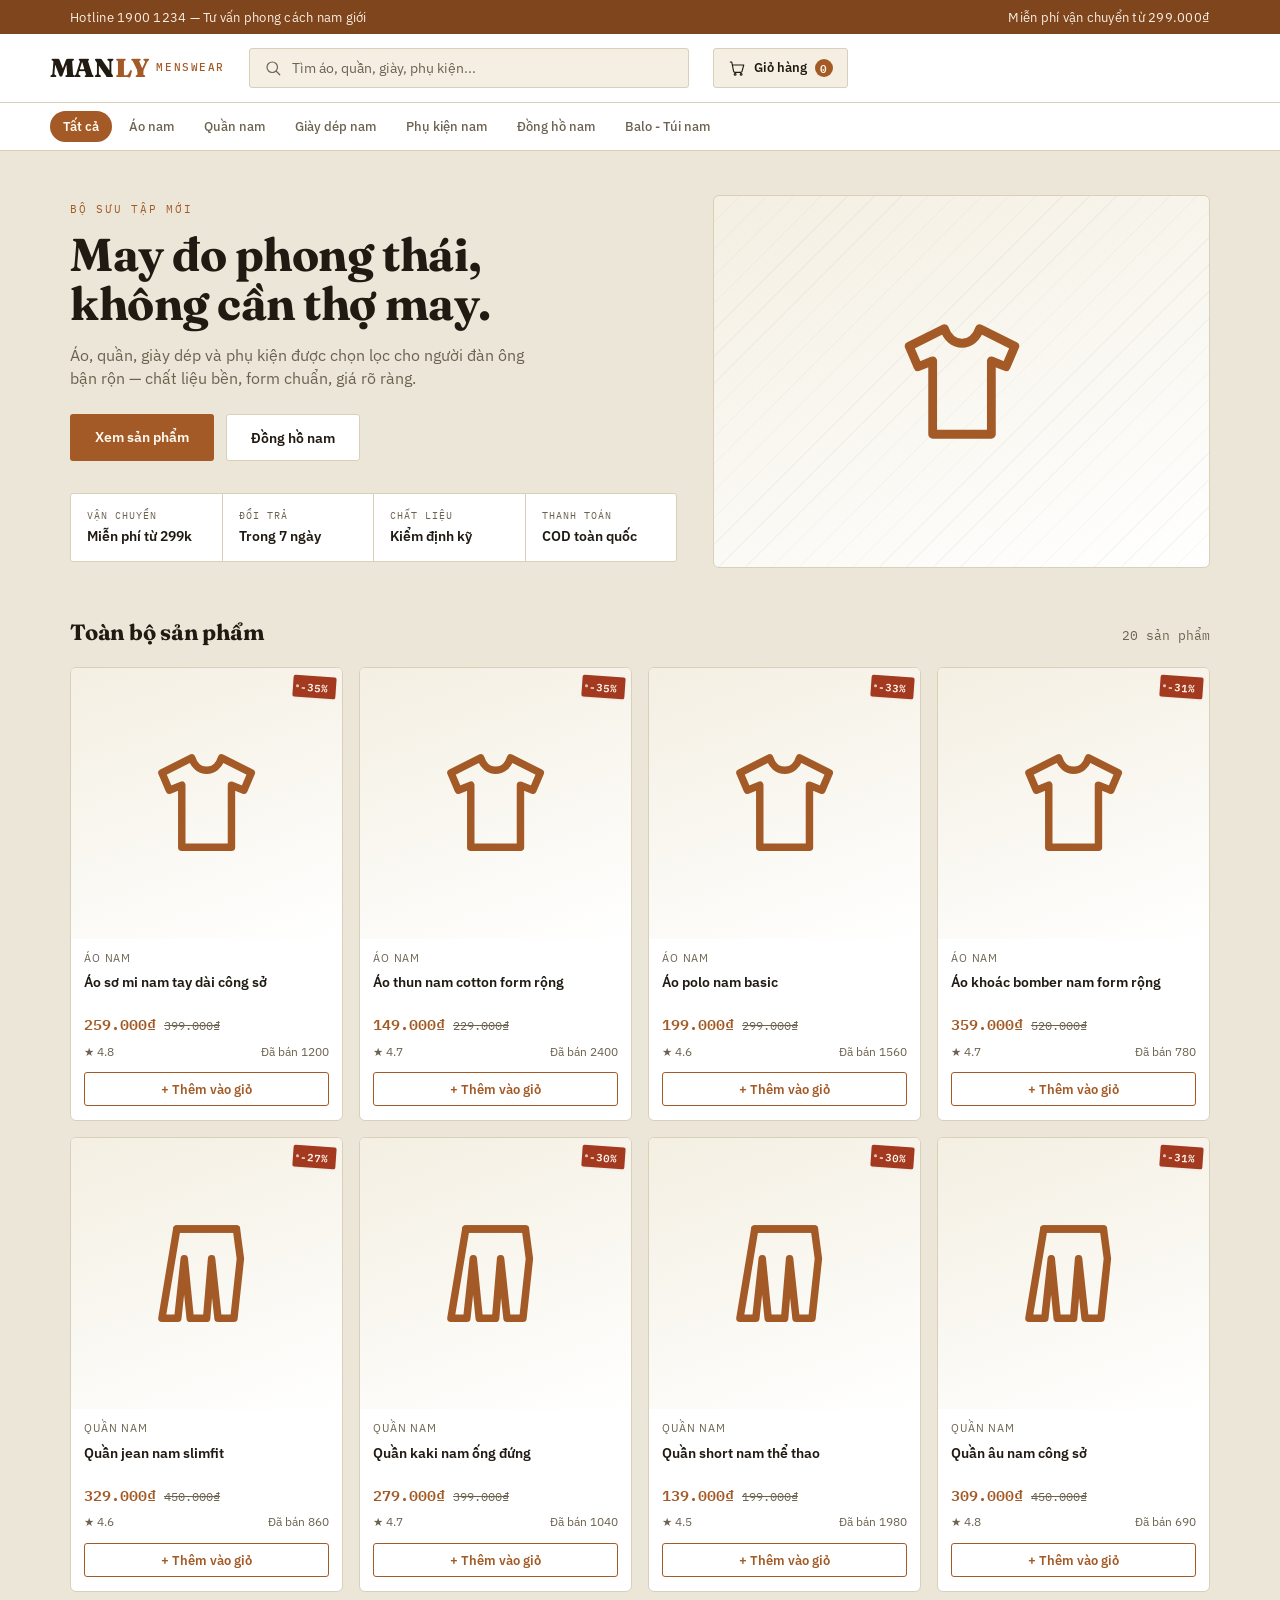
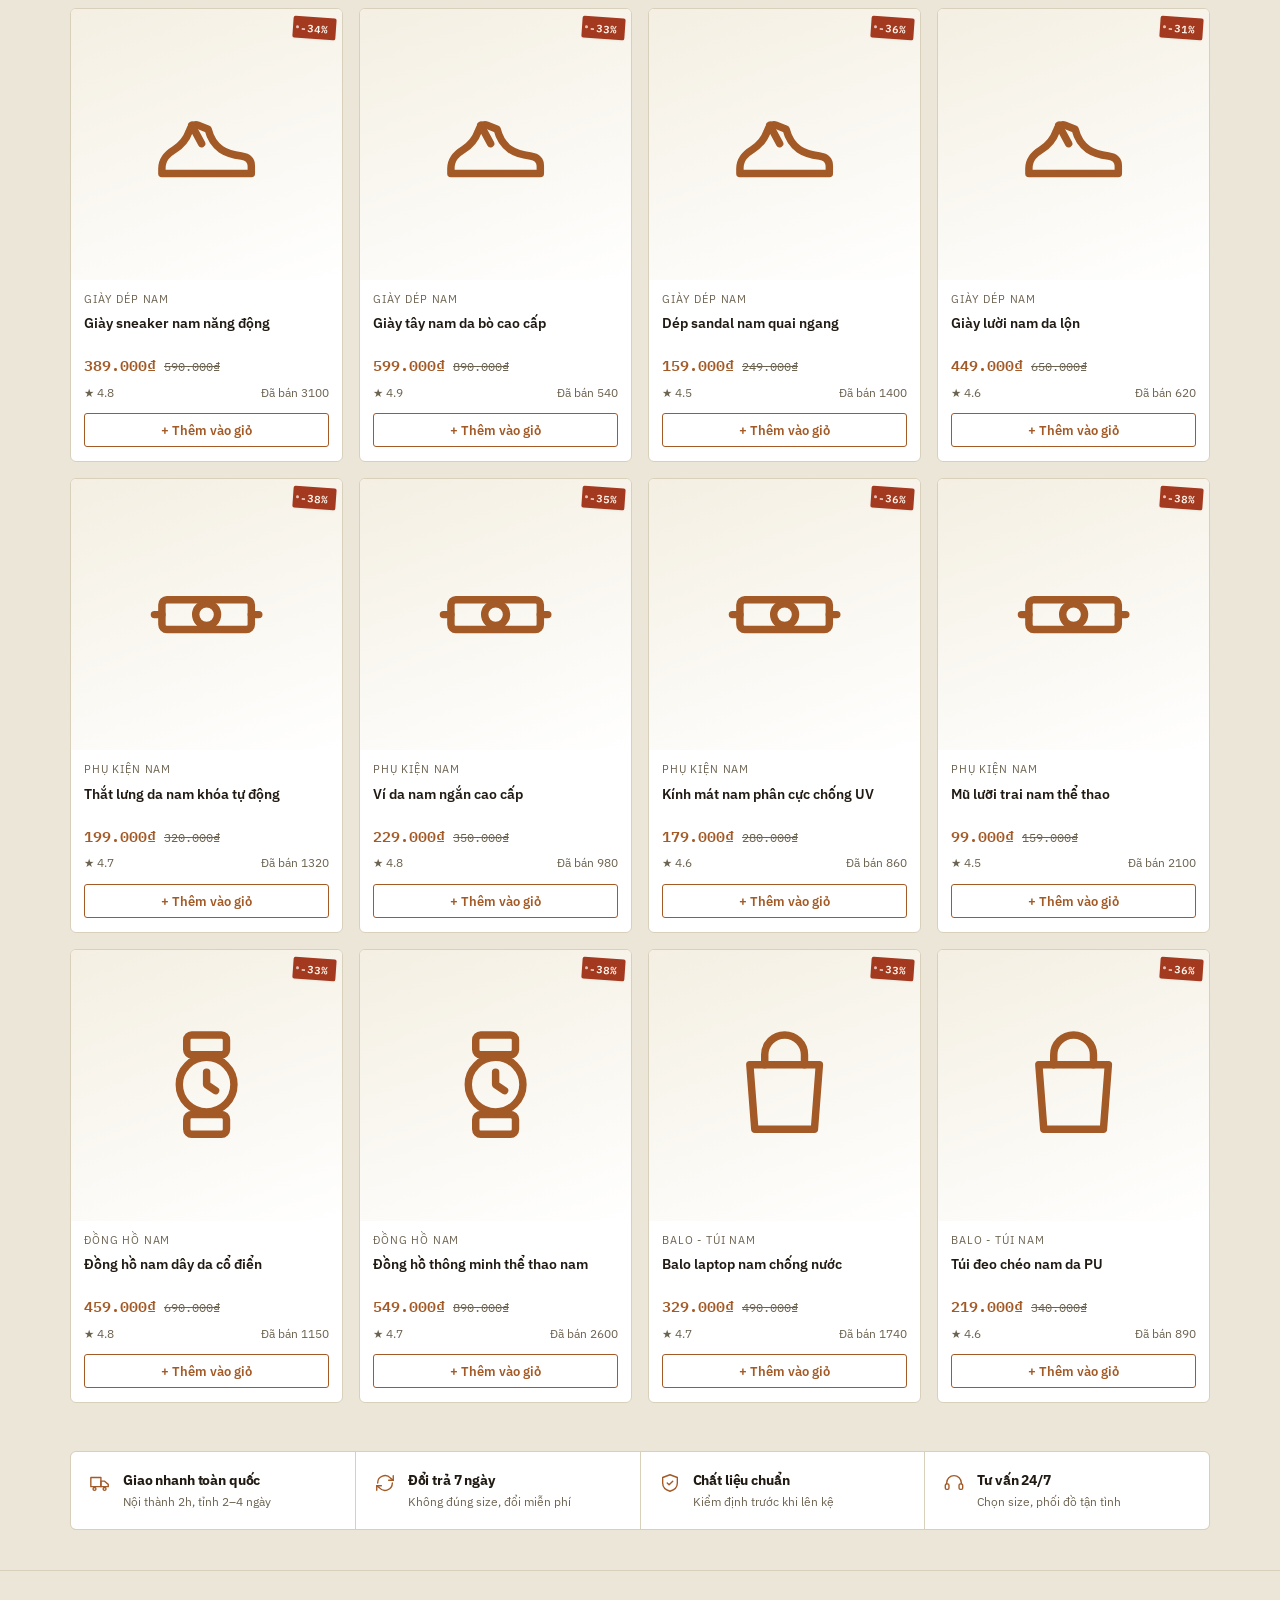
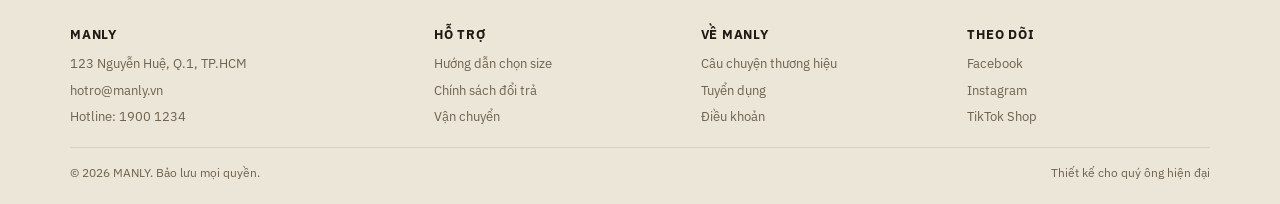
<file: index.html>
<!DOCTYPE html>
<html lang="vi">
<head>
<meta charset="UTF-8">
<meta name="viewport" content="width=device-width, initial-scale=1.0">
<title>MANLY Menswear - Thời trang & phụ kiện nam giới chính hãng</title>
<meta name="description" content="MANLY - Website bán đồ nam: áo, quần, giày dép, phụ kiện, đồng hồ, balo túi nam chính hãng, giá ưu đãi mỗi ngày.">
<link rel="icon" href="data:image/svg+xml,%3Csvg xmlns=%27http://www.w3.org/2000/svg%27 viewBox=%270 0 100 100%27%3E%3Ctext y=%27.9em%27 font-size=%2790%27%3E%F0%9F%A7%A5%3C/text%3E%3C/svg%3E">
<link rel="preconnect" href="https://fonts.googleapis.com">
<link rel="preconnect" href="https://fonts.gstatic.com" crossorigin>
<link href="https://fonts.googleapis.com/css2?family=Fraunces:opsz,wght@9..144,500;9..144,600;9..144,700;9..144,900&family=IBM+Plex+Sans:wght@400;500;600;700&family=IBM+Plex+Mono:wght@400;500;600&display=swap" rel="stylesheet">
<link rel="stylesheet" href="css/style.css">
</head>
<body>

<svg width="0" height="0" style="position:absolute" aria-hidden="true">
  <defs>
    <symbol id="icon-shirt" viewBox="0 0 24 24" fill="none" stroke="currentColor" stroke-width="1.5" stroke-linecap="round" stroke-linejoin="round"><path d="M9 3 3 6l1.5 3.5L7 8.5V21h10V8.5l2.5 1 1.5-3.5L15 3c-.5 1.6-1.7 2.5-3 2.5S9.5 4.6 9 3Z"/></symbol>
    <symbol id="icon-pants" viewBox="0 0 24 24" fill="none" stroke="currentColor" stroke-width="1.5" stroke-linecap="round" stroke-linejoin="round"><path d="M6 3h12l.8 6-1.3 12h-3.2L13 9l-1 12H8.7L7.5 9 6.2 21H3L6 3Z"/><path d="M6 3h12"/></symbol>
    <symbol id="icon-shoe" viewBox="0 0 24 24" fill="none" stroke="currentColor" stroke-width="1.5" stroke-linecap="round" stroke-linejoin="round"><path d="M3 17c0-2 1.2-3 2.5-3.8 1.6-1 2.5-2.3 3-3.7.3-1 1-1.5 1.8-1.2l2 .8c1 4 3.7 5 6.7 5.4 1.3.2 2 .9 2 2v1.5H3V17Z"/><path d="M9 8.3 11 12"/></symbol>
    <symbol id="icon-belt" viewBox="0 0 24 24" fill="none" stroke="currentColor" stroke-width="1.5" stroke-linecap="round" stroke-linejoin="round"><rect x="3" y="9" width="18" height="6" rx="1"/><circle cx="12" cy="12" r="2.2"/><path d="M3 12H1.5M22.5 12H21"/></symbol>
    <symbol id="icon-watch" viewBox="0 0 24 24" fill="none" stroke="currentColor" stroke-width="1.5" stroke-linecap="round" stroke-linejoin="round"><rect x="8" y="2" width="8" height="4" rx="1"/><rect x="8" y="18" width="8" height="4" rx="1"/><circle cx="12" cy="12" r="5.5"/><path d="M12 9.5V12l1.8 1.2"/></symbol>
    <symbol id="icon-bag" viewBox="0 0 24 24" fill="none" stroke="currentColor" stroke-width="1.5" stroke-linecap="round" stroke-linejoin="round"><path d="M5 8h14l-1 13H6L5 8Z"/><path d="M8 8V6a4 4 0 0 1 8 0v2"/></symbol>
    <symbol id="icon-cart" viewBox="0 0 24 24" fill="none" stroke="currentColor" stroke-width="1.5" stroke-linecap="round" stroke-linejoin="round"><path d="M3 4h2l2.4 12.2a2 2 0 0 0 2 1.6h7.4a2 2 0 0 0 2-1.6L21 8H6.2"/><circle cx="9.5" cy="20.5" r="1.2"/><circle cx="17.5" cy="20.5" r="1.2"/></symbol>
    <symbol id="icon-search" viewBox="0 0 24 24" fill="none" stroke="currentColor" stroke-width="1.6" stroke-linecap="round" stroke-linejoin="round"><circle cx="11" cy="11" r="7"/><path d="m21 21-4.3-4.3"/></symbol>
    <symbol id="icon-truck" viewBox="0 0 24 24" fill="none" stroke="currentColor" stroke-width="1.5" stroke-linecap="round" stroke-linejoin="round"><path d="M2 6h11v10H2z"/><path d="M13 10h4l4 3.5V16h-8z"/><circle cx="6" cy="18.5" r="1.6"/><circle cx="17" cy="18.5" r="1.6"/></symbol>
    <symbol id="icon-refresh" viewBox="0 0 24 24" fill="none" stroke="currentColor" stroke-width="1.5" stroke-linecap="round" stroke-linejoin="round"><path d="M4 12a8 8 0 0 1 14-5.3L21 9"/><path d="M21 4v5h-5"/><path d="M20 12a8 8 0 0 1-14 5.3L3 15"/><path d="M3 20v-5h5"/></symbol>
    <symbol id="icon-shield" viewBox="0 0 24 24" fill="none" stroke="currentColor" stroke-width="1.5" stroke-linecap="round" stroke-linejoin="round"><path d="M12 3 4 6v6c0 4.5 3.2 7.6 8 9 4.8-1.4 8-4.5 8-9V6l-8-3Z"/><path d="m9 12 2 2 4-4"/></symbol>
    <symbol id="icon-headset" viewBox="0 0 24 24" fill="none" stroke="currentColor" stroke-width="1.5" stroke-linecap="round" stroke-linejoin="round"><path d="M4 13v-1a8 8 0 0 1 16 0v1"/><rect x="2.5" y="13" width="4" height="6" rx="1.5"/><rect x="17.5" y="13" width="4" height="6" rx="1.5"/></symbol>
    <symbol id="icon-empty" viewBox="0 0 24 24" fill="none" stroke="currentColor" stroke-width="1.4" stroke-linecap="round" stroke-linejoin="round"><path d="M3 4h2l2.4 12.2a2 2 0 0 0 2 1.6h7.4a2 2 0 0 0 2-1.6L21 8H6.2"/><circle cx="9.5" cy="20.5" r="1.2"/><circle cx="17.5" cy="20.5" r="1.2"/></symbol>
  </defs>
</svg>

<div class="topline">
  <div class="container">
    <span>Hotline 1900 1234 — Tư vấn phong cách nam giới</span>
    <span>Miễn phí vận chuyển từ 299.000₫</span>
  </div>
</div>

<header class="site">
  <div class="container header-row">
    <a href="index.html" class="wordmark">MAN<span style="color:var(--accent)">LY</span><small>Menswear</small></a>
    <div class="search">
      <svg width="18" height="18"><use href="#icon-search"/></svg>
      <input id="searchInput" type="text" placeholder="Tìm áo, quần, giày, phụ kiện...">
    </div>
    <a href="cart.html" class="cart-btn"><svg width="18" height="18"><use href="#icon-cart"/></svg>Giỏ hàng<span class="cart-count" id="cartCount">0</span></a>
  </div>
  <nav class="cats"><div class="container cats-row" id="catsRow"></div></nav>
</header>

<main>
  <section class="hero">
    <div class="container hero-inner">
      <div>
        <span class="eyebrow">Bộ sưu tập mới</span>
        <h1>May đo phong thái,<br>không cần thợ may.</h1>
        <p>Áo, quần, giày dép và phụ kiện được chọn lọc cho người đàn ông bận rộn — chất liệu bền, form chuẩn, giá rõ ràng.</p>
        <div class="hero-actions">
          <a href="#products" class="btn btn-primary">Xem sản phẩm</a>
          <button class="btn btn-ghost" id="heroWatchBtn">Đồng hồ nam</button>
        </div>
        <div class="label-strip">
          <div><span class="k">Vận chuyển</span><span class="v">Miễn phí từ 299k</span></div>
          <div><span class="k">Đổi trả</span><span class="v">Trong 7 ngày</span></div>
          <div><span class="k">Chất liệu</span><span class="v">Kiểm định kỹ</span></div>
          <div><span class="k">Thanh toán</span><span class="v">COD toàn quốc</span></div>
        </div>
      </div>
      <div class="swatch"><svg width="120" height="120"><use href="#icon-shirt"/></svg></div>
    </div>
  </section>

  <div class="container">
    <section class="block" id="products">
      <div class="block-head">
        <h2 id="gridTitle">Toàn bộ sản phẩm</h2>
        <span class="count" id="gridCount"></span>
      </div>
      <div class="grid" id="productGrid"></div>
    </section>

    <div class="features">
      <div class="feature"><svg width="22" height="22"><use href="#icon-truck"/></svg><div><h3>Giao nhanh toàn quốc</h3><p>Nội thành 2h, tỉnh 2–4 ngày</p></div></div>
      <div class="feature"><svg width="22" height="22"><use href="#icon-refresh"/></svg><div><h3>Đổi trả 7 ngày</h3><p>Không đúng size, đổi miễn phí</p></div></div>
      <div class="feature"><svg width="22" height="22"><use href="#icon-shield"/></svg><div><h3>Chất liệu chuẩn</h3><p>Kiểm định trước khi lên kệ</p></div></div>
      <div class="feature"><svg width="22" height="22"><use href="#icon-headset"/></svg><div><h3>Tư vấn 24/7</h3><p>Chọn size, phối đồ tận tình</p></div></div>
    </div>
  </div>
</main>

<footer class="site">
  <div class="container">
    <div class="footer-grid">
      <div>
        <h4>MANLY</h4>
        <ul>
          <li>123 Nguyễn Huệ, Q.1, TP.HCM</li>
          <li>hotro@manly.vn</li>
          <li>Hotline: 1900 1234</li>
        </ul>
      </div>
      <div>
        <h4>Hỗ trợ</h4>
        <ul><li><a href="#">Hướng dẫn chọn size</a></li><li><a href="#">Chính sách đổi trả</a></li><li><a href="#">Vận chuyển</a></li></ul>
      </div>
      <div>
        <h4>Về MANLY</h4>
        <ul><li><a href="#">Câu chuyện thương hiệu</a></li><li><a href="#">Tuyển dụng</a></li><li><a href="#">Điều khoản</a></li></ul>
      </div>
      <div>
        <h4>Theo dõi</h4>
        <ul><li><a href="#">Facebook</a></li><li><a href="#">Instagram</a></li><li><a href="#">TikTok Shop</a></li></ul>
      </div>
    </div>
    <div class="footer-bottom">
      <span>© 2026 MANLY. Bảo lưu mọi quyền.</span>
      <span>Thiết kế cho quý ông hiện đại</span>
    </div>
  </div>
</footer>

<script src="js/products.js"></script>
<script src="js/cart.js"></script>
<script src="js/main.js"></script>
</body>
</html>
</file>
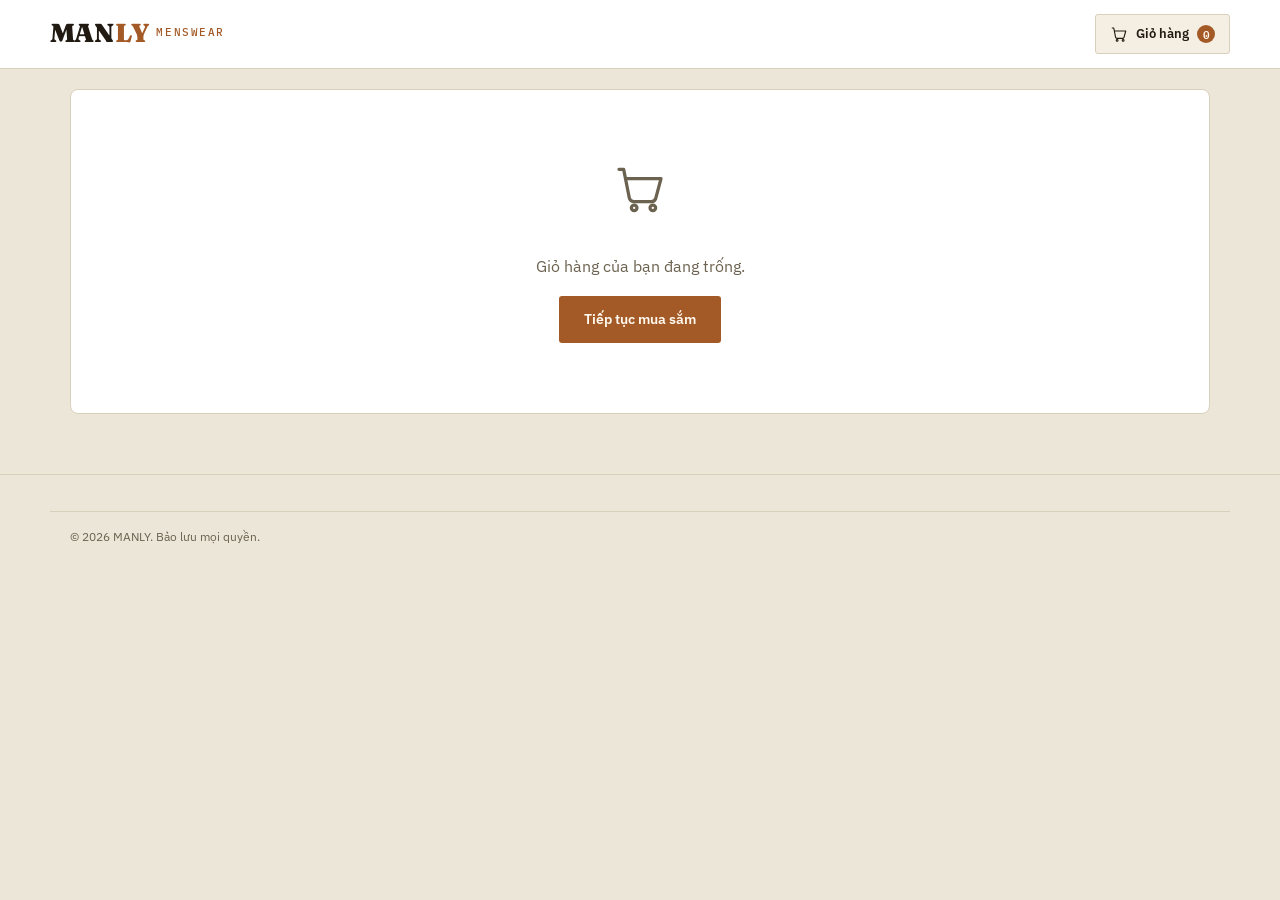
<file: cart.html>
<!DOCTYPE html>
<html lang="vi">
<head>
<meta charset="UTF-8">
<meta name="viewport" content="width=device-width, initial-scale=1.0">
<title>Giỏ hàng - MANLY</title>
<link rel="icon" href="data:image/svg+xml,%3Csvg xmlns=%27http://www.w3.org/2000/svg%27 viewBox=%270 0 100 100%27%3E%3Ctext y=%27.9em%27 font-size=%2790%27%3E%F0%9F%A7%A5%3C/text%3E%3C/svg%3E">
<link rel="preconnect" href="https://fonts.googleapis.com">
<link rel="preconnect" href="https://fonts.gstatic.com" crossorigin>
<link href="https://fonts.googleapis.com/css2?family=Fraunces:opsz,wght@9..144,500;9..144,600;9..144,700;9..144,900&family=IBM+Plex+Sans:wght@400;500;600;700&family=IBM+Plex+Mono:wght@400;500;600&display=swap" rel="stylesheet">
<link rel="stylesheet" href="css/style.css">
</head>
<body>

<svg width="0" height="0" style="position:absolute" aria-hidden="true">
  <defs>
    <symbol id="icon-shirt" viewBox="0 0 24 24" fill="none" stroke="currentColor" stroke-width="1.5" stroke-linecap="round" stroke-linejoin="round"><path d="M9 3 3 6l1.5 3.5L7 8.5V21h10V8.5l2.5 1 1.5-3.5L15 3c-.5 1.6-1.7 2.5-3 2.5S9.5 4.6 9 3Z"/></symbol>
    <symbol id="icon-pants" viewBox="0 0 24 24" fill="none" stroke="currentColor" stroke-width="1.5" stroke-linecap="round" stroke-linejoin="round"><path d="M6 3h12l.8 6-1.3 12h-3.2L13 9l-1 12H8.7L7.5 9 6.2 21H3L6 3Z"/><path d="M6 3h12"/></symbol>
    <symbol id="icon-shoe" viewBox="0 0 24 24" fill="none" stroke="currentColor" stroke-width="1.5" stroke-linecap="round" stroke-linejoin="round"><path d="M3 17c0-2 1.2-3 2.5-3.8 1.6-1 2.5-2.3 3-3.7.3-1 1-1.5 1.8-1.2l2 .8c1 4 3.7 5 6.7 5.4 1.3.2 2 .9 2 2v1.5H3V17Z"/><path d="M9 8.3 11 12"/></symbol>
    <symbol id="icon-belt" viewBox="0 0 24 24" fill="none" stroke="currentColor" stroke-width="1.5" stroke-linecap="round" stroke-linejoin="round"><rect x="3" y="9" width="18" height="6" rx="1"/><circle cx="12" cy="12" r="2.2"/><path d="M3 12H1.5M22.5 12H21"/></symbol>
    <symbol id="icon-watch" viewBox="0 0 24 24" fill="none" stroke="currentColor" stroke-width="1.5" stroke-linecap="round" stroke-linejoin="round"><rect x="8" y="2" width="8" height="4" rx="1"/><rect x="8" y="18" width="8" height="4" rx="1"/><circle cx="12" cy="12" r="5.5"/><path d="M12 9.5V12l1.8 1.2"/></symbol>
    <symbol id="icon-bag" viewBox="0 0 24 24" fill="none" stroke="currentColor" stroke-width="1.5" stroke-linecap="round" stroke-linejoin="round"><path d="M5 8h14l-1 13H6L5 8Z"/><path d="M8 8V6a4 4 0 0 1 8 0v2"/></symbol>
    <symbol id="icon-cart" viewBox="0 0 24 24" fill="none" stroke="currentColor" stroke-width="1.5" stroke-linecap="round" stroke-linejoin="round"><path d="M3 4h2l2.4 12.2a2 2 0 0 0 2 1.6h7.4a2 2 0 0 0 2-1.6L21 8H6.2"/><circle cx="9.5" cy="20.5" r="1.2"/><circle cx="17.5" cy="20.5" r="1.2"/></symbol>
    <symbol id="icon-empty" viewBox="0 0 24 24" fill="none" stroke="currentColor" stroke-width="1.4" stroke-linecap="round" stroke-linejoin="round"><path d="M3 4h2l2.4 12.2a2 2 0 0 0 2 1.6h7.4a2 2 0 0 0 2-1.6L21 8H6.2"/><circle cx="9.5" cy="20.5" r="1.2"/><circle cx="17.5" cy="20.5" r="1.2"/></symbol>
  </defs>
</svg>

<header class="site">
  <div class="container header-row">
    <a href="index.html" class="wordmark">MAN<span style="color:var(--accent)">LY</span><small>Menswear</small></a>
    <div style="flex:1"></div>
    <a href="cart.html" class="cart-btn"><svg width="18" height="18"><use href="#icon-cart"/></svg>Giỏ hàng<span class="cart-count" id="cartCount">0</span></a>
  </div>
</header>

<main class="container">
  <section class="block" id="cartWrap"></section>
</main>

<footer class="site">
  <div class="container footer-bottom">
    <span>© 2026 MANLY. Bảo lưu mọi quyền.</span>
  </div>
</footer>

<script src="js/products.js"></script>
<script src="js/cart.js"></script>
<script src="js/cart-page.js"></script>
</body>
</html>
</file>
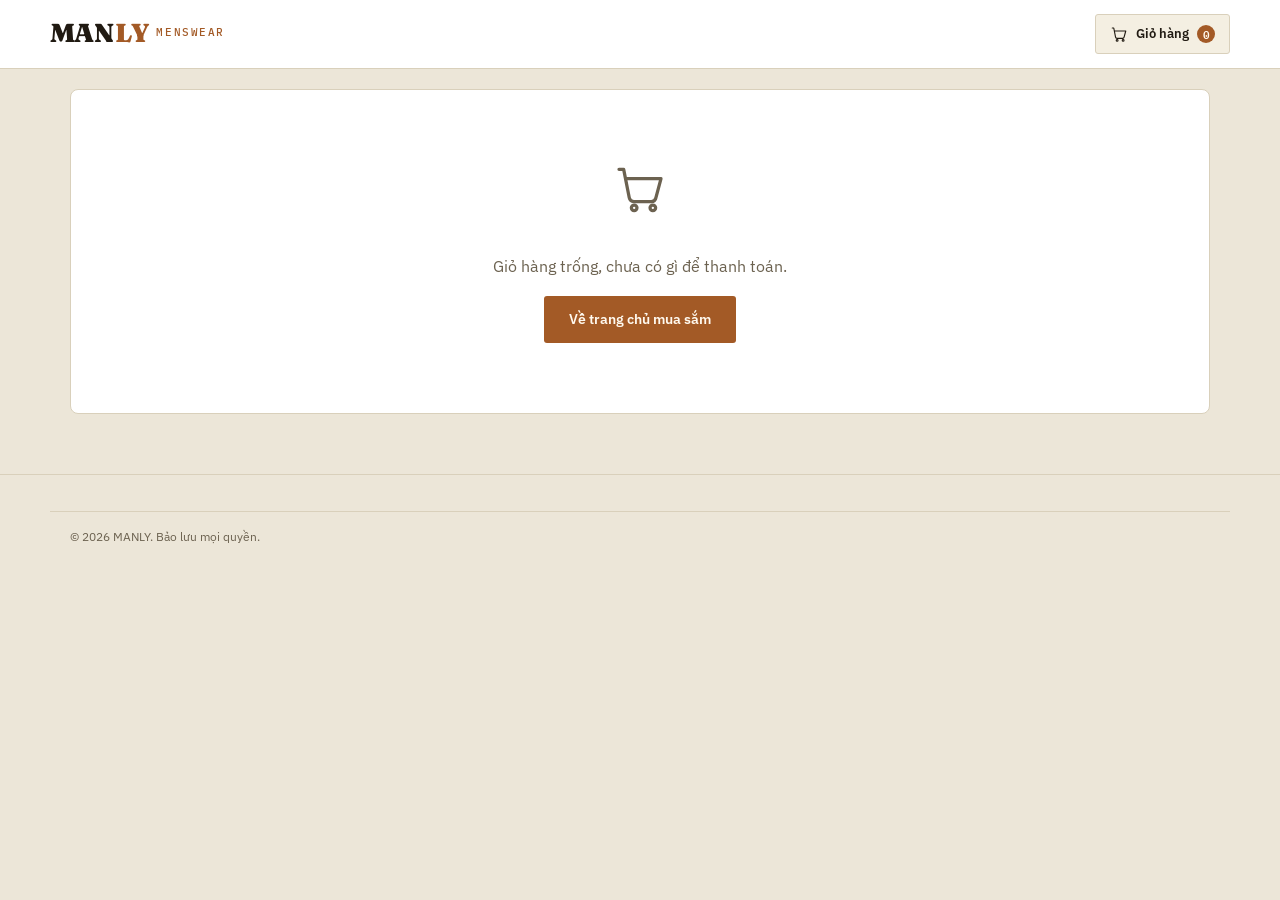
<file: checkout.html>
<!DOCTYPE html>
<html lang="vi">
<head>
<meta charset="UTF-8">
<meta name="viewport" content="width=device-width, initial-scale=1.0">
<title>Thanh toán - MANLY</title>
<link rel="icon" href="data:image/svg+xml,%3Csvg xmlns=%27http://www.w3.org/2000/svg%27 viewBox=%270 0 100 100%27%3E%3Ctext y=%27.9em%27 font-size=%2790%27%3E%F0%9F%A7%A5%3C/text%3E%3C/svg%3E">
<link rel="preconnect" href="https://fonts.googleapis.com">
<link rel="preconnect" href="https://fonts.gstatic.com" crossorigin>
<link href="https://fonts.googleapis.com/css2?family=Fraunces:opsz,wght@9..144,500;9..144,600;9..144,700;9..144,900&family=IBM+Plex+Sans:wght@400;500;600;700&family=IBM+Plex+Mono:wght@400;500;600&display=swap" rel="stylesheet">
<link rel="stylesheet" href="css/style.css">
</head>
<body>

<svg width="0" height="0" style="position:absolute" aria-hidden="true">
  <defs>
    <symbol id="icon-cart" viewBox="0 0 24 24" fill="none" stroke="currentColor" stroke-width="1.5" stroke-linecap="round" stroke-linejoin="round"><path d="M3 4h2l2.4 12.2a2 2 0 0 0 2 1.6h7.4a2 2 0 0 0 2-1.6L21 8H6.2"/><circle cx="9.5" cy="20.5" r="1.2"/><circle cx="17.5" cy="20.5" r="1.2"/></symbol>
    <symbol id="icon-empty" viewBox="0 0 24 24" fill="none" stroke="currentColor" stroke-width="1.4" stroke-linecap="round" stroke-linejoin="round"><path d="M3 4h2l2.4 12.2a2 2 0 0 0 2 1.6h7.4a2 2 0 0 0 2-1.6L21 8H6.2"/><circle cx="9.5" cy="20.5" r="1.2"/><circle cx="17.5" cy="20.5" r="1.2"/></symbol>
    <symbol id="icon-check" viewBox="0 0 24 24" fill="none" stroke="currentColor" stroke-width="1.5" stroke-linecap="round" stroke-linejoin="round"><circle cx="12" cy="12" r="9"/><path d="m8 12.5 2.5 2.5L16 9.5"/></symbol>
    <symbol id="icon-cash" viewBox="0 0 24 24" fill="none" stroke="currentColor" stroke-width="1.5" stroke-linecap="round" stroke-linejoin="round"><rect x="2" y="6" width="20" height="12" rx="2"/><circle cx="12" cy="12" r="3"/></symbol>
    <symbol id="icon-bank" viewBox="0 0 24 24" fill="none" stroke="currentColor" stroke-width="1.5" stroke-linecap="round" stroke-linejoin="round"><path d="M3 10 12 4l9 6"/><path d="M4 10h16v9H4z"/><path d="M4 19h16"/></symbol>
    <symbol id="icon-wallet" viewBox="0 0 24 24" fill="none" stroke="currentColor" stroke-width="1.5" stroke-linecap="round" stroke-linejoin="round"><rect x="3" y="6" width="18" height="13" rx="2"/><path d="M3 10h18"/><circle cx="17" cy="14" r="1.2"/></symbol>
  </defs>
</svg>

<header class="site">
  <div class="container header-row">
    <a href="index.html" class="wordmark">MAN<span style="color:var(--accent)">LY</span><small>Menswear</small></a>
    <div style="flex:1"></div>
    <a href="cart.html" class="cart-btn"><svg width="18" height="18"><use href="#icon-cart"/></svg>Giỏ hàng<span class="cart-count" id="cartCount">0</span></a>
  </div>
</header>

<main class="container">
  <section class="block" id="checkoutWrap"></section>
</main>

<footer class="site">
  <div class="container footer-bottom">
    <span>© 2026 MANLY. Bảo lưu mọi quyền.</span>
  </div>
</footer>

<script src="js/products.js"></script>
<script src="js/cart.js"></script>
<script src="js/checkout.js"></script>
</body>
</html>
</file>
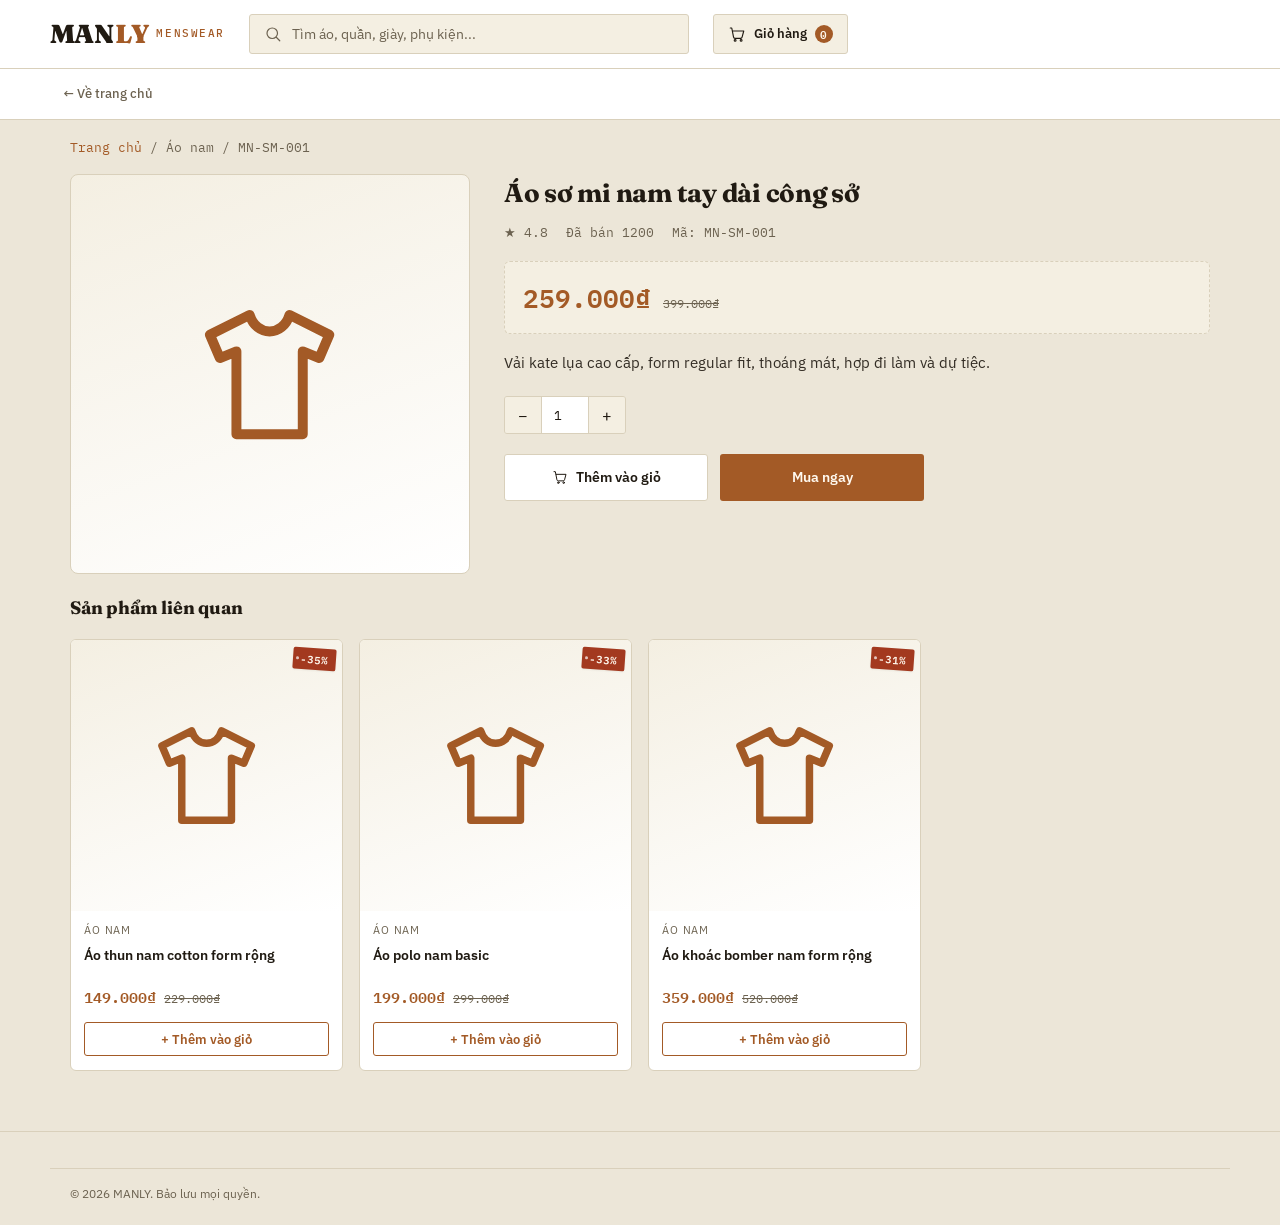
<file: product.html>
<!DOCTYPE html>
<html lang="vi">
<head>
<meta charset="UTF-8">
<meta name="viewport" content="width=device-width, initial-scale=1.0">
<title>Chi tiết sản phẩm - MANLY</title>
<link rel="icon" href="data:image/svg+xml,%3Csvg xmlns=%27http://www.w3.org/2000/svg%27 viewBox=%270 0 100 100%27%3E%3Ctext y=%27.9em%27 font-size=%2790%27%3E%F0%9F%A7%A5%3C/text%3E%3C/svg%3E">
<link rel="preconnect" href="https://fonts.googleapis.com">
<link rel="preconnect" href="https://fonts.gstatic.com" crossorigin>
<link href="https://fonts.googleapis.com/css2?family=Fraunces:opsz,wght@9..144,500;9..144,600;9..144,700;9..144,900&family=IBM+Plex+Sans:wght@400;500;600;700&family=IBM+Plex+Mono:wght@400;500;600&display=swap" rel="stylesheet">
<link rel="stylesheet" href="css/style.css">
</head>
<body>

<svg width="0" height="0" style="position:absolute" aria-hidden="true">
  <defs>
    <symbol id="icon-shirt" viewBox="0 0 24 24" fill="none" stroke="currentColor" stroke-width="1.5" stroke-linecap="round" stroke-linejoin="round"><path d="M9 3 3 6l1.5 3.5L7 8.5V21h10V8.5l2.5 1 1.5-3.5L15 3c-.5 1.6-1.7 2.5-3 2.5S9.5 4.6 9 3Z"/></symbol>
    <symbol id="icon-pants" viewBox="0 0 24 24" fill="none" stroke="currentColor" stroke-width="1.5" stroke-linecap="round" stroke-linejoin="round"><path d="M6 3h12l.8 6-1.3 12h-3.2L13 9l-1 12H8.7L7.5 9 6.2 21H3L6 3Z"/><path d="M6 3h12"/></symbol>
    <symbol id="icon-shoe" viewBox="0 0 24 24" fill="none" stroke="currentColor" stroke-width="1.5" stroke-linecap="round" stroke-linejoin="round"><path d="M3 17c0-2 1.2-3 2.5-3.8 1.6-1 2.5-2.3 3-3.7.3-1 1-1.5 1.8-1.2l2 .8c1 4 3.7 5 6.7 5.4 1.3.2 2 .9 2 2v1.5H3V17Z"/><path d="M9 8.3 11 12"/></symbol>
    <symbol id="icon-belt" viewBox="0 0 24 24" fill="none" stroke="currentColor" stroke-width="1.5" stroke-linecap="round" stroke-linejoin="round"><rect x="3" y="9" width="18" height="6" rx="1"/><circle cx="12" cy="12" r="2.2"/><path d="M3 12H1.5M22.5 12H21"/></symbol>
    <symbol id="icon-watch" viewBox="0 0 24 24" fill="none" stroke="currentColor" stroke-width="1.5" stroke-linecap="round" stroke-linejoin="round"><rect x="8" y="2" width="8" height="4" rx="1"/><rect x="8" y="18" width="8" height="4" rx="1"/><circle cx="12" cy="12" r="5.5"/><path d="M12 9.5V12l1.8 1.2"/></symbol>
    <symbol id="icon-bag" viewBox="0 0 24 24" fill="none" stroke="currentColor" stroke-width="1.5" stroke-linecap="round" stroke-linejoin="round"><path d="M5 8h14l-1 13H6L5 8Z"/><path d="M8 8V6a4 4 0 0 1 8 0v2"/></symbol>
    <symbol id="icon-cart" viewBox="0 0 24 24" fill="none" stroke="currentColor" stroke-width="1.5" stroke-linecap="round" stroke-linejoin="round"><path d="M3 4h2l2.4 12.2a2 2 0 0 0 2 1.6h7.4a2 2 0 0 0 2-1.6L21 8H6.2"/><circle cx="9.5" cy="20.5" r="1.2"/><circle cx="17.5" cy="20.5" r="1.2"/></symbol>
    <symbol id="icon-search" viewBox="0 0 24 24" fill="none" stroke="currentColor" stroke-width="1.6" stroke-linecap="round" stroke-linejoin="round"><circle cx="11" cy="11" r="7"/><path d="m21 21-4.3-4.3"/></symbol>
    <symbol id="icon-empty" viewBox="0 0 24 24" fill="none" stroke="currentColor" stroke-width="1.4" stroke-linecap="round" stroke-linejoin="round"><path d="M3 4h2l2.4 12.2a2 2 0 0 0 2 1.6h7.4a2 2 0 0 0 2-1.6L21 8H6.2"/><circle cx="9.5" cy="20.5" r="1.2"/><circle cx="17.5" cy="20.5" r="1.2"/></symbol>
  </defs>
</svg>

<header class="site">
  <div class="container header-row">
    <a href="index.html" class="wordmark">MAN<span style="color:var(--accent)">LY</span><small>Menswear</small></a>
    <form class="search" action="index.html">
      <svg width="18" height="18"><use href="#icon-search"/></svg>
      <input type="text" name="q" placeholder="Tìm áo, quần, giày, phụ kiện...">
    </form>
    <a href="cart.html" class="cart-btn"><svg width="18" height="18"><use href="#icon-cart"/></svg>Giỏ hàng<span class="cart-count" id="cartCount">0</span></a>
  </div>
  <nav class="cats"><div class="container cats-row"><a href="index.html">← Về trang chủ</a></div></nav>
</header>

<main class="container">
  <div class="crumb" id="breadcrumb"></div>
  <div id="productDetailWrap"></div>
  <section class="block">
    <div class="block-head"><h2 style="font-size:18px">Sản phẩm liên quan</h2></div>
    <div class="grid" id="relatedGrid"></div>
  </section>
</main>

<footer class="site">
  <div class="container footer-bottom">
    <span>© 2026 MANLY. Bảo lưu mọi quyền.</span>
  </div>
</footer>

<script src="js/products.js"></script>
<script src="js/cart.js"></script>
<script src="js/product.js"></script>
</body>
</html>
</file>
<file: css/style.css>
:root{
  --bg:#ece6d8;
  --surface:#ffffff;
  --surface-2:#f4efe2;
  --line:#d9d0bb;
  --text:#201a12;
  --text-muted:#6c6250;
  --accent:#a35a26;
  --accent-strong:#7f451c;
  --accent-ink:#fff9ef;
  --tag:#a3391f;
  --success:#4c7a41;
  --shadow: 0 1px 2px rgba(32,26,18,.06);
  --shadow-lift: 0 10px 24px rgba(32,26,18,.14);
  --radius: 3px;
  color-scheme: light;
}
@media (prefers-color-scheme: dark){
  :root:not([data-theme="light"]){
    --bg:#15110c;
    --surface:#1f1a13;
    --surface-2:#282116;
    --line:#3c3222;
    --text:#f1e9d8;
    --text-muted:#a89b82;
    --accent:#d99c56;
    --accent-strong:#eab26e;
    --accent-ink:#1c1305;
    --tag:#e0714f;
    --success:#8db078;
    --shadow: 0 1px 2px rgba(0,0,0,.4);
    --shadow-lift: 0 14px 30px rgba(0,0,0,.5);
    color-scheme: dark;
  }
}
:root[data-theme="dark"]{
  --bg:#15110c;
  --surface:#1f1a13;
  --surface-2:#282116;
  --line:#3c3222;
  --text:#f1e9d8;
  --text-muted:#a89b82;
  --accent:#d99c56;
  --accent-strong:#eab26e;
  --accent-ink:#1c1305;
  --tag:#e0714f;
  --success:#8db078;
  --shadow: 0 1px 2px rgba(0,0,0,.4);
  --shadow-lift: 0 14px 30px rgba(0,0,0,.5);
  color-scheme: dark;
}

*{box-sizing:border-box;}
html,body{margin:0;padding:0;}
body{
  background:var(--bg);
  color:var(--text);
  font-family:"IBM Plex Sans", system-ui, sans-serif;
  -webkit-font-smoothing:antialiased;
  line-height:1.5;
}
a{color:inherit;text-decoration:none;}
ul{list-style:none;margin:0;padding:0;}
button{font-family:inherit;cursor:pointer;}
img{max-width:100%;display:block;}
h1,h2,h3{font-family:"Fraunces", Georgia, serif;text-wrap:balance;margin:0;letter-spacing:-.01em;}
.mono{font-family:"IBM Plex Mono", ui-monospace, monospace;font-variant-numeric:tabular-nums;}
:focus-visible{outline:2px solid var(--accent);outline-offset:2px;}
@media (prefers-reduced-motion: reduce){
  *{animation-duration:.001ms !important;transition-duration:.001ms !important;}
}

.container{max-width:1180px;margin:0 auto;padding:0 20px;}

/* ---------- header ---------- */
.topline{background:var(--accent-strong);color:var(--accent-ink);}
.topline .container{display:flex;justify-content:space-between;align-items:center;height:34px;font-size:12.5px;letter-spacing:.02em;}
.topline span{opacity:.95;}

header.site{position:sticky;top:0;z-index:40;background:var(--surface);border-bottom:1px solid var(--line);}
.header-row{display:flex;align-items:center;gap:24px;padding:14px 0;}
.wordmark{font-family:"Fraunces", serif;font-weight:900;font-size:26px;letter-spacing:-.02em;white-space:nowrap;display:flex;align-items:baseline;gap:2px;}
.wordmark small{font-family:"IBM Plex Mono", monospace;font-weight:500;font-size:11px;color:var(--accent);letter-spacing:.14em;text-transform:uppercase;margin-left:6px;transform:translateY(-6px);}
.search{flex:1;display:flex;align-items:center;gap:8px;background:var(--surface-2);border:1px solid var(--line);border-radius:var(--radius);padding:9px 14px;max-width:440px;}
.search input{border:none;background:none;outline:none;color:var(--text);font-size:14px;width:100%;font-family:inherit;}
.search input::placeholder{color:var(--text-muted);}
.search svg{flex-shrink:0;color:var(--text-muted);}
.cart-btn{position:relative;display:flex;align-items:center;gap:8px;border:1px solid var(--line);background:var(--surface-2);padding:9px 14px;border-radius:var(--radius);font-size:13px;font-weight:600;}
.cart-btn:hover{border-color:var(--accent);}
.cart-count{background:var(--accent);color:var(--accent-ink);font-family:"IBM Plex Mono",monospace;font-weight:600;font-size:11px;min-width:18px;height:18px;border-radius:50%;display:flex;align-items:center;justify-content:center;padding:0 2px;}
nav.cats{border-top:1px solid var(--line);overflow-x:auto;}
.cats-row{display:flex;gap:4px;padding:8px 0;}
.cats-row a,.cats-row button{border:none;background:none;color:var(--text-muted);font-size:13px;padding:7px 13px;border-radius:20px;white-space:nowrap;font-weight:500;}
.cats-row a:hover,.cats-row button:hover{color:var(--text);}
.cats-row a.active,.cats-row button.active{background:var(--accent);color:var(--accent-ink);font-weight:600;}

/* ---------- hero ---------- */
.hero{padding:44px 0 28px;}
.hero-inner{display:grid;grid-template-columns:1.1fr .9fr;gap:36px;align-items:center;}
.eyebrow{font-family:"IBM Plex Mono",monospace;font-size:11px;letter-spacing:.16em;text-transform:uppercase;color:var(--accent);margin-bottom:14px;display:block;}
.hero h1{font-size:clamp(30px,4vw,46px);line-height:1.05;margin-bottom:16px;}
.hero p{color:var(--text-muted);font-size:15.5px;max-width:46ch;margin-bottom:24px;}
.hero-actions{display:flex;gap:12px;}
.btn{display:inline-flex;align-items:center;gap:8px;padding:12px 24px;border-radius:var(--radius);font-size:14px;font-weight:600;border:1px solid transparent;}
.btn-primary{background:var(--accent);color:var(--accent-ink);}
.btn-primary:hover{background:var(--accent-strong);}
.btn-ghost{border-color:var(--line);color:var(--text);background:var(--surface);}
.btn-ghost:hover{border-color:var(--accent);}
.btn-block{display:flex;width:100%;justify-content:center;}

.swatch{aspect-ratio:4/3;border-radius:6px;border:1px solid var(--line);background:repeating-linear-gradient(135deg, transparent 0 18px, rgba(0,0,0,.03) 18px 19px),linear-gradient(160deg, var(--surface-2), var(--surface));display:flex;align-items:center;justify-content:center;color:var(--accent);}
.swatch svg{width:38%;height:38%;}

.label-strip{display:flex;border:1px solid var(--line);border-radius:var(--radius);overflow:hidden;margin-top:32px;background:var(--surface);}
.label-strip div{flex:1;padding:14px 16px;display:flex;flex-direction:column;gap:3px;border-left:1px solid var(--line);}
.label-strip div:first-child{border-left:none;}
.label-strip .k{font-family:"IBM Plex Mono",monospace;font-size:10px;letter-spacing:.1em;text-transform:uppercase;color:var(--text-muted);}
.label-strip .v{font-size:13.5px;font-weight:600;}

/* ---------- sections ---------- */
section.block{padding:20px 0;}
.block-head{display:flex;justify-content:space-between;align-items:baseline;gap:16px;margin-bottom:18px;flex-wrap:wrap;}
.block-head h2{font-size:22px;}
.block-head .count{color:var(--text-muted);font-size:13px;font-family:"IBM Plex Mono",monospace;}

.grid{display:grid;grid-template-columns:repeat(auto-fill,minmax(216px,1fr));gap:16px;}

/* ---------- product card ---------- */
.card{background:var(--surface);border:1px solid var(--line);border-radius:6px;overflow:hidden;display:flex;flex-direction:column;transition:transform .15s, box-shadow .15s;}
.card:hover{transform:translateY(-3px);box-shadow:var(--shadow-lift);}
.card-media{aspect-ratio:1/1;position:relative;background:linear-gradient(160deg,var(--surface-2),var(--surface));display:flex;align-items:center;justify-content:center;}
.card-media svg{width:44%;height:44%;color:var(--accent);}
.tag{position:absolute;top:8px;right:6px;background:var(--tag);color:#fff8ee;font-family:"IBM Plex Mono",monospace;font-size:10.5px;font-weight:600;padding:3px 8px 3px 7px;border-radius:2px;transform:rotate(4deg);box-shadow:var(--shadow);}
.tag::before{content:"";position:absolute;left:3px;top:50%;transform:translateY(-50%);width:3px;height:3px;border-radius:50%;background:rgba(255,255,255,.7);}
.card-body{padding:12px 13px 14px;display:flex;flex-direction:column;gap:6px;flex:1;}
.card-cat{font-size:10.5px;text-transform:uppercase;letter-spacing:.08em;color:var(--text-muted);}
.card-name{font-size:13.5px;font-weight:600;min-height:36px;display:-webkit-box;-webkit-line-clamp:2;-webkit-box-orient:vertical;overflow:hidden;}
.price-row{display:flex;align-items:baseline;gap:8px;}
.price{font-family:"IBM Plex Mono",monospace;font-weight:600;color:var(--accent);font-size:15px;}
.price-old{font-family:"IBM Plex Mono",monospace;font-size:12px;color:var(--text-muted);text-decoration:line-through;}
.meta-row{display:flex;justify-content:space-between;font-size:11.5px;color:var(--text-muted);}
.add-btn{margin-top:6px;border:1px solid var(--accent);background:transparent;color:var(--accent);border-radius:var(--radius);padding:8px;font-size:12.5px;font-weight:600;}
.add-btn:hover{background:var(--accent);color:var(--accent-ink);}

/* ---------- feature strip ---------- */
.features{display:grid;grid-template-columns:repeat(4,1fr);gap:1px;background:var(--line);border:1px solid var(--line);border-radius:6px;overflow:hidden;margin:28px 0;}
.feature{background:var(--surface);padding:18px;display:flex;gap:12px;align-items:flex-start;}
.feature svg{width:22px;height:22px;color:var(--accent);flex-shrink:0;margin-top:2px;}
.feature h3{font-family:"IBM Plex Sans",sans-serif;font-size:13.5px;font-weight:700;margin-bottom:3px;}
.feature p{font-size:12px;color:var(--text-muted);margin:0;}

footer.site{border-top:1px solid var(--line);margin-top:40px;padding:36px 0 22px;color:var(--text-muted);}
.footer-grid{display:grid;grid-template-columns:1.4fr 1fr 1fr 1fr;gap:24px;margin-bottom:20px;}
.footer-grid h4{font-family:"IBM Plex Sans";color:var(--text);font-size:13px;margin-bottom:10px;text-transform:uppercase;letter-spacing:.06em;}
.footer-grid ul{display:flex;flex-direction:column;gap:7px;font-size:13px;}
.footer-bottom{border-top:1px solid var(--line);padding-top:16px;font-size:12px;display:flex;justify-content:space-between;flex-wrap:wrap;gap:8px;}

/* ---------- breadcrumb ---------- */
.crumb{font-size:12.5px;color:var(--text-muted);margin:18px 0;font-family:"IBM Plex Mono",monospace;}
.crumb a{color:var(--accent);}

/* ---------- product detail ---------- */
.detail{display:grid;grid-template-columns:400px 1fr;gap:34px;}
.detail-media{aspect-ratio:1/1;border-radius:8px;border:1px solid var(--line);background:linear-gradient(160deg,var(--surface-2),var(--surface));display:flex;align-items:center;justify-content:center;}
.detail-media svg{width:40%;height:40%;color:var(--accent);}
.detail-info h1{font-size:26px;margin-bottom:10px;}
.detail-meta{display:flex;gap:18px;color:var(--text-muted);font-size:13px;margin-bottom:18px;font-family:"IBM Plex Mono",monospace;}
.price-box{background:var(--surface-2);border:1px dashed var(--line);border-radius:6px;padding:16px 18px;margin-bottom:18px;display:flex;align-items:baseline;gap:12px;}
.price-box .price{font-size:26px;}
.detail-desc{font-size:14.5px;color:var(--text);opacity:.9;margin-bottom:22px;max-width:56ch;}
.qty{display:inline-flex;align-items:center;border:1px solid var(--line);border-radius:var(--radius);overflow:hidden;margin-bottom:20px;}
.qty button{width:36px;height:36px;background:var(--surface-2);border:none;font-size:16px;color:var(--text);}
.qty input{width:48px;height:36px;text-align:center;border:none;border-left:1px solid var(--line);border-right:1px solid var(--line);background:var(--surface);color:var(--text);font-family:"IBM Plex Mono",monospace;}
.detail-actions{display:flex;gap:12px;max-width:420px;}
.detail-actions .btn{flex:1;justify-content:center;}

/* ---------- cart / checkout ---------- */
.cart-layout{display:grid;grid-template-columns:1.7fr 1fr;gap:26px;align-items:start;}
table.cart-table{width:100%;border-collapse:collapse;background:var(--surface);border:1px solid var(--line);border-radius:6px;overflow:hidden;}
.cart-table th{text-align:left;font-size:11px;text-transform:uppercase;letter-spacing:.06em;color:var(--text-muted);padding:12px 14px;border-bottom:1px solid var(--line);}
.cart-table td{padding:13px 14px;border-bottom:1px solid var(--line);font-size:13.5px;vertical-align:middle;}
.cart-table tr:last-child td{border-bottom:none;}
.cart-prod{display:flex;align-items:center;gap:12px;}
.mini-media{width:52px;height:52px;border-radius:5px;background:var(--surface-2);border:1px solid var(--line);display:flex;align-items:center;justify-content:center;flex-shrink:0;}
.mini-media svg{width:52%;height:52%;color:var(--accent);}
.stepper{display:inline-flex;align-items:center;border:1px solid var(--line);border-radius:var(--radius);overflow:hidden;}
.stepper button{width:26px;height:26px;background:var(--surface-2);border:none;color:var(--text);}
.stepper input{width:34px;height:26px;text-align:center;border:none;border-left:1px solid var(--line);border-right:1px solid var(--line);background:var(--surface);color:var(--text);font-family:"IBM Plex Mono",monospace;font-size:12px;}
.link-btn{background:none;border:none;color:var(--tag);font-size:12.5px;font-weight:600;}

.receipt{background:var(--surface);border:1px solid var(--line);border-radius:6px;padding:20px 20px 18px;position:relative;}
.receipt::before{content:"";position:absolute;top:-6px;left:0;right:0;height:12px;background-image:radial-gradient(circle at 10px 6px, var(--bg) 5px, transparent 5.5px);background-size:20px 12px;background-repeat:repeat-x;}
.receipt h3{font-family:"IBM Plex Mono",monospace;font-size:12px;text-transform:uppercase;letter-spacing:.1em;color:var(--text-muted);margin-bottom:14px;}
.receipt-list{max-height:240px;overflow-y:auto;margin-bottom:12px;}
.receipt-row{display:flex;justify-content:space-between;font-size:13px;padding:7px 0;border-bottom:1px dashed var(--line);font-family:"IBM Plex Mono",monospace;}
.sum-row{display:flex;justify-content:space-between;font-size:13.5px;padding:5px 0;}
.sum-row.total{font-weight:700;font-size:16px;color:var(--accent);border-top:1px solid var(--line);margin-top:8px;padding-top:12px;font-family:"IBM Plex Mono",monospace;}

.empty{text-align:center;padding:70px 20px;background:var(--surface);border:1px solid var(--line);border-radius:8px;}
.empty svg{width:56px;height:56px;color:var(--text-muted);margin:0 auto 16px;}
.empty p{color:var(--text-muted);margin-bottom:18px;}

.form-group{margin-bottom:16px;}
.form-group > label{display:block;font-size:12px;font-weight:600;margin-bottom:6px;text-transform:uppercase;letter-spacing:.04em;color:var(--text-muted);}
.form-group input,.form-group textarea{width:100%;padding:10px 12px;border:1px solid var(--line);border-radius:var(--radius);font-size:14px;font-family:inherit;background:var(--surface);color:var(--text);}
.form-group input:focus,.form-group textarea:focus{border-color:var(--accent);}
.pay-opts{display:flex;flex-direction:column;gap:8px;}
.pay-opt{display:flex;align-items:center;gap:10px;border:1px solid var(--line);border-radius:var(--radius);padding:11px 13px;font-size:13.5px;cursor:pointer;}
.pay-opt.active{border-color:var(--accent);background:var(--surface-2);}
.pay-opt svg{width:18px;height:18px;color:var(--accent);flex-shrink:0;}

.success{text-align:center;padding:70px 20px;background:var(--surface);border:1px solid var(--line);border-radius:8px;}
.success svg{width:60px;height:60px;color:var(--success);margin:0 auto 18px;}
.order-code{font-family:"IBM Plex Mono",monospace;font-weight:700;color:var(--accent);font-size:18px;}

@media (max-width:920px){
  .hero-inner{grid-template-columns:1fr;}
  .label-strip{flex-wrap:wrap;}
  .label-strip div{flex:1 1 50%;border-left:none;border-top:1px solid var(--line);}
  .label-strip div:nth-child(-n+2){border-top:none;}
  .features{grid-template-columns:repeat(2,1fr);}
  .footer-grid{grid-template-columns:1fr 1fr;}
  .detail{grid-template-columns:1fr;}
  .cart-layout{grid-template-columns:1fr;}
}
@media (max-width:600px){
  .header-row{flex-wrap:wrap;}
  .search{order:3;max-width:none;width:100%;}
  .features{grid-template-columns:1fr;}
  .footer-grid{grid-template-columns:1fr;}
}
</file>
